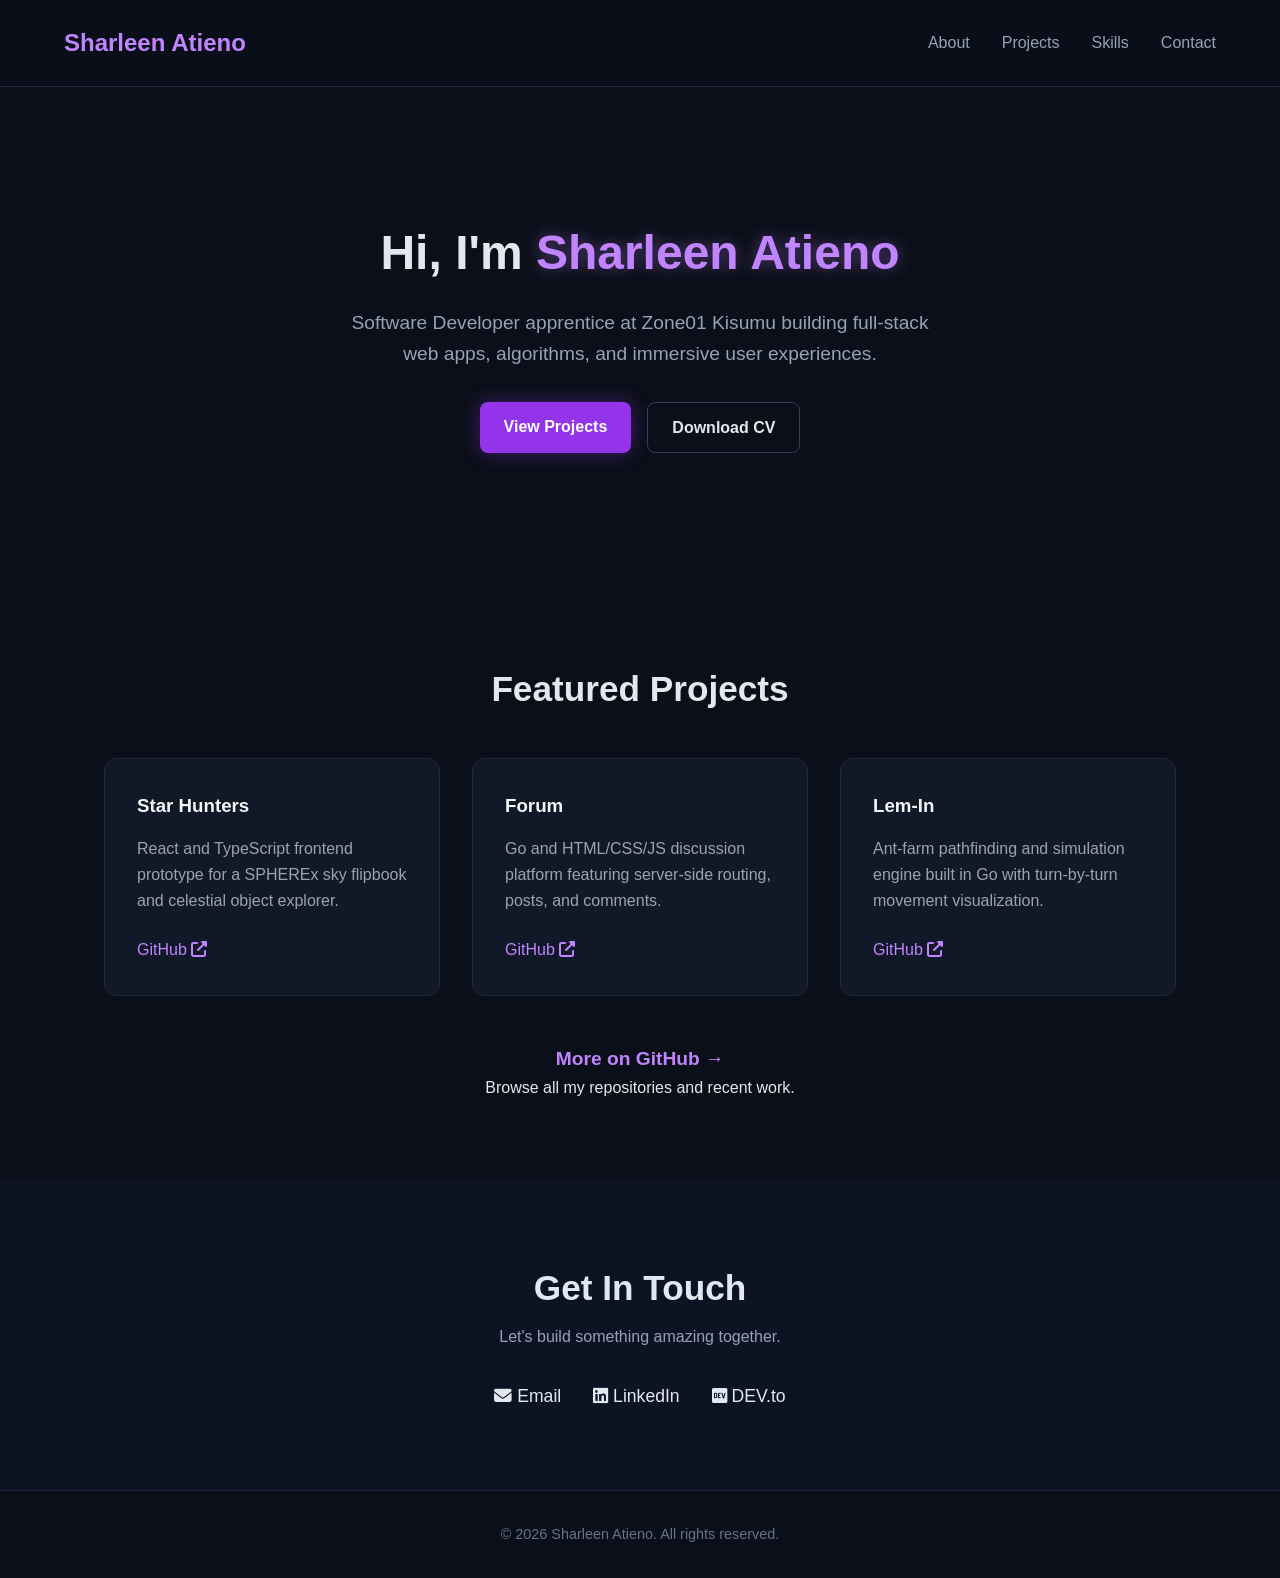
<file: index.html>
<!DOCTYPE html>
<html lang="en">
<head>
    <meta charset="UTF-8">
    <meta name="viewport" content="width=device-width, initial-scale=1.0">
    <title>Sharleen Atieno | Software Developer</title>
    <!-- CSS stylesheet linked properly -->
    <link rel="stylesheet" href="style.css">
    <!-- FontAwesome for icons -->
    <link rel="stylesheet" href="https://cdnjs.cloudflare.com/ajax/libs/font-awesome/6.4.0/css/all.min.css">
</head>
<body>
    <!-- Header / Navbar -->
    <header>
        <div class="logo">Sharleen Atieno</div>
        <nav>
            <ul>
                <li><a href="#about">About</a></li>
                <li><a href="#projects">Projects</a></li>
                <li><a href="#skills">Skills</a></li>
                <li><a href="#contact">Contact</a></li>
            </ul>
        </nav>
    </header>

    <!-- Hero Section -->
    <section class="hero">
        <div class="hero-content">
            <h1>Hi, I'm <span class="highlight">Sharleen Atieno</span></h1>
            <p>Software Developer apprentice at Zone01 Kisumu building full-stack web apps, algorithms, and immersive user experiences.</p>
            <div class="hero-buttons">
                <a href="#projects" class="btn primary">View Projects</a>
                <a href="Sharleen Atieno - Curriculum Vitae.pdf" target="_blank" class="btn secondary">Download CV</a>
            </div>
        </div>
    </section>

    <!-- Projects Section -->
    <section id="projects" class="projects">
        <h2>Featured Projects</h2>
        <div class="project-grid">
            <div class="project-card">
                <h3>Star Hunters</h3>
                <p>React and TypeScript frontend prototype for a SPHEREx sky flipbook and celestial object explorer.</p>
                <a href="https://github.com/atienosharzy-boop" target="_blank">GitHub <i class="fas fa-external-link-alt"></i></a>
            </div>
            <div class="project-card">
                <h3>Forum</h3>
                <p>Go and HTML/CSS/JS discussion platform featuring server-side routing, posts, and comments.</p>
                <a href="https://github.com/atienosharzy-boop" target="_blank">GitHub <i class="fas fa-external-link-alt"></i></a>
            </div>
            <div class="project-card">
                <h3>Lem-In</h3>
                <p>Ant-farm pathfinding and simulation engine built in Go with turn-by-turn movement visualization.</p>
                <a href="https://github.com/atienosharzy-boop" target="_blank">GitHub <i class="fas fa-external-link-alt"></i></a>
            </div>
        </div>
        <div class="more-github">
            <a href="https://github.com/atienosharzy-boop" target="_blank">More on GitHub &rarr;</a>
            <p>Browse all my repositories and recent work.</p>
        </div>
    </section>

    <!-- Contact Section -->
    <section id="contact" class="contact">
        <h2>Get In Touch</h2>
        <p>Let's build something amazing together.</p>
        <div class="contact-links">
            <a href="mailto:atienosharzy@gmail.com"><i class="fas fa-envelope"></i> Email</a>
            <a href="https://linkedin.com/in/sharleen-precious" target="_blank"><i class="fab fa-linkedin"></i> LinkedIn</a>
            <a href="https://dev.to/sharzyatieno" target="_blank"><i class="fab fa-dev"></i> DEV.to</a>
        </div>
    </section>

    <!-- Footer -->
    <footer>
        <p>&copy; 2026 Sharleen Atieno. All rights reserved.</p>
    </footer>

    <script src="script.js"></script>
</body>
</html>
</file>
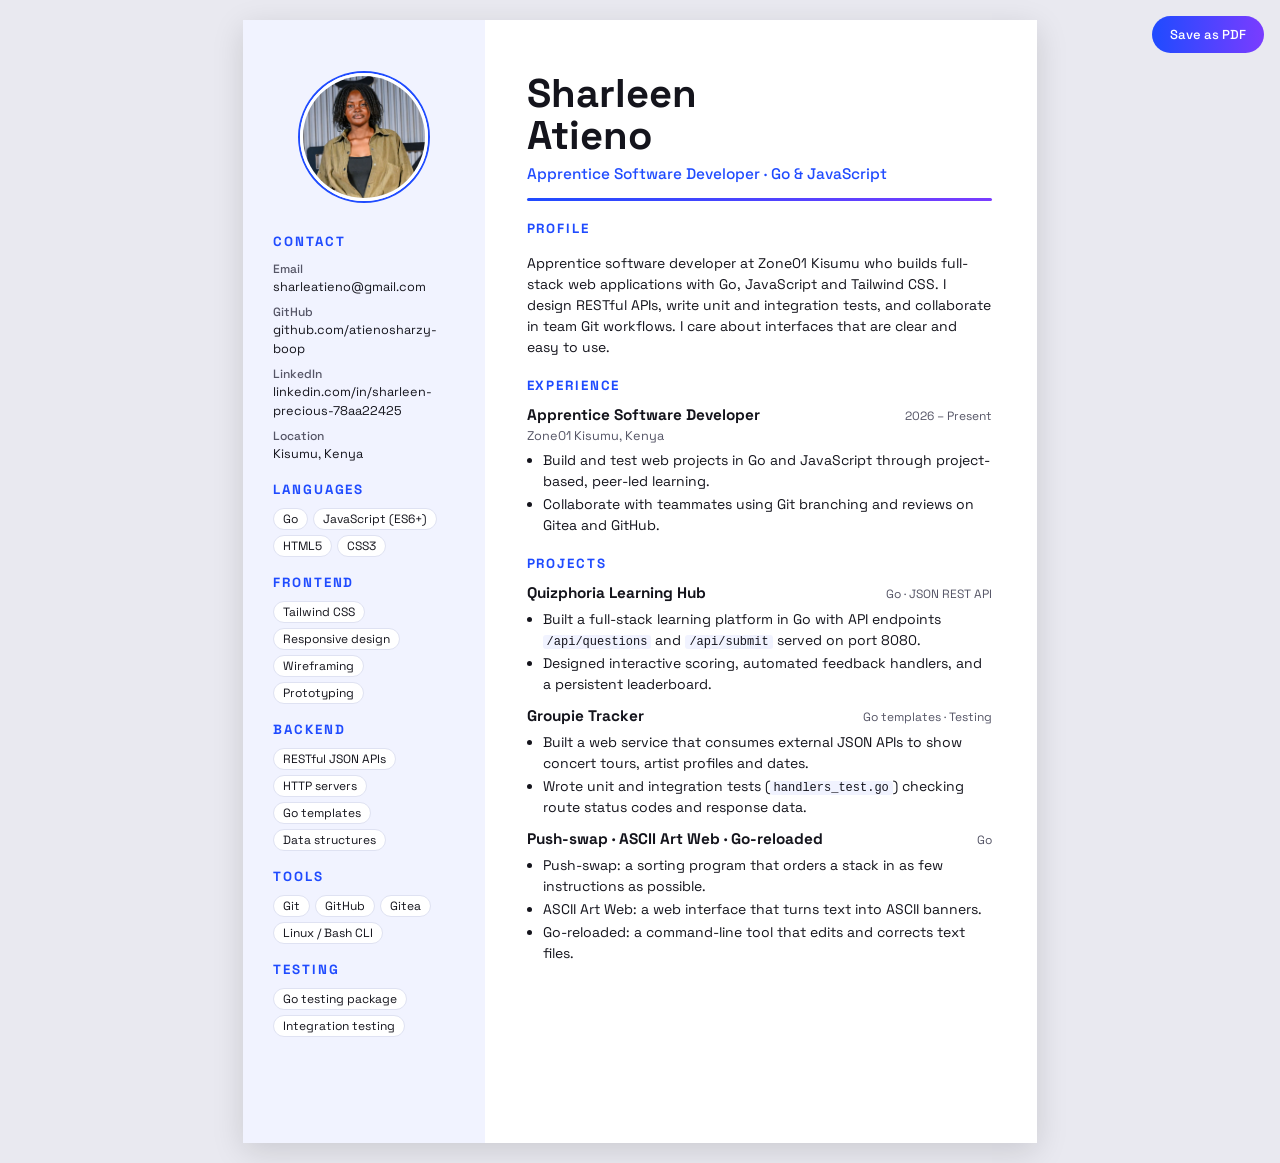
<file: cv.html>
<!DOCTYPE html>
<html lang="en">
<head>
<meta charset="utf-8">
<meta name="viewport" content="width=device-width, initial-scale=1">
<title>Sharleen Atieno - Curriculum Vitae</title>
<link href="https://fonts.googleapis.com/css2?family=Space+Grotesk:wght@300;400;500;700&display=swap" rel="stylesheet">
<style>
:root{--blue:#1f4bff;--violet:#7a3cff;--ink:#14141c;--muted:#555566;--tint:#f1f3ff;--line:#dfe2f2}
*{box-sizing:border-box}
body{margin:0;background:#e9e9f0;color:var(--ink);font-family:"Space Grotesk",system-ui,sans-serif;font-size:10.5pt;line-height:1.5;-webkit-print-color-adjust:exact;print-color-adjust:exact}
.save{position:fixed;top:16px;right:16px;padding:10px 18px;border:0;border-radius:999px;background:linear-gradient(90deg,var(--blue),var(--violet));color:#fff;font:500 13px "Space Grotesk",sans-serif;cursor:pointer}
.page{width:210mm;min-height:297mm;margin:20px auto;background:#fff;display:grid;grid-template-columns:64mm 1fr;box-shadow:0 8px 30px #0002}
aside{background:var(--tint);padding:14mm 8mm}
main{padding:14mm 12mm 12mm 11mm}
.photo{width:34mm;height:34mm;border-radius:50%;object-fit:cover;display:block;margin:0 auto 8mm;border:3px solid #fff;box-shadow:0 0 0 2px var(--blue)}
h1{font-size:30pt;line-height:1.05;margin:0;font-weight:700}
.role{color:var(--blue);font-weight:500;font-size:11.5pt;margin:6px 0 0}
.bar{height:3px;width:100%;background:linear-gradient(90deg,var(--blue),var(--violet));margin:12px 0 4px;border-radius:2px}
h2{font-size:10pt;letter-spacing:.14em;text-transform:uppercase;margin:18px 0 8px;color:var(--blue)}
aside h2{margin-top:16px}aside h2:first-of-type{margin-top:0}
aside p,aside li{font-size:9.5pt;margin:0 0 6px;word-break:break-word}
aside ul{list-style:none;padding:0;margin:0}
aside b{display:block;font-size:9pt;color:var(--muted);font-weight:500}
.tags{display:flex;flex-wrap:wrap;gap:5px}
.tags span{background:#fff;border:1px solid var(--line);border-radius:999px;padding:1px 9px;font-size:9pt}
a{color:inherit;text-decoration:none}
.job{margin-bottom:10px;break-inside:avoid}
.job h3{margin:0;font-size:11.5pt;display:flex;justify-content:space-between;gap:10px;align-items:baseline}
.job h3 small{font-size:9pt;font-weight:400;color:var(--muted);white-space:nowrap}
.job ul{margin:4px 0 0;padding-left:16px}.job li{margin-bottom:2px}
.sub{color:var(--muted);font-size:9.5pt}
code{font-family:ui-monospace,Menlo,monospace;font-size:9pt;background:var(--tint);padding:0 4px;border-radius:3px}
@page{size:A4;margin:0}
@media print{body{background:#fff}.page{margin:0;box-shadow:none}.save{display:none}}
@media(max-width:820px){.page{width:100%;grid-template-columns:1fr}}
</style>
</head>
<body>
<button class="save" onclick="window.print()">Save as PDF</button>
<div class="page">
<aside>
<img class="photo" src="dp.webp" alt="Sharleen Atieno">
<h2>Contact</h2>
<ul>
<li><b>Email</b><a target="_blank" rel="noopener" href="https://mail.google.com/mail/?view=cm&amp;to=sharleatieno@gmail.com&amp;su=Hello%20Sharleen">sharleatieno@gmail.com</a></li>
<li><b>GitHub</b><a target="_blank" rel="noopener" href="https://github.com/atienosharzy-boop">github.com/atienosharzy-boop</a></li>
<li><b>LinkedIn</b><a target="_blank" rel="noopener" href="https://linkedin.com/in/sharleen-precious-78aa22425">linkedin.com/in/sharleen-precious-78aa22425</a></li>
<li><b>Location</b>Kisumu, Kenya</li>
</ul>
<h2>Languages</h2>
<div class="tags"><span>Go</span><span>JavaScript (ES6+)</span><span>HTML5</span><span>CSS3</span></div>
<h2>Frontend</h2>
<div class="tags"><span>Tailwind CSS</span><span>Responsive design</span><span>Wireframing</span><span>Prototyping</span></div>
<h2>Backend</h2>
<div class="tags"><span>RESTful JSON APIs</span><span>HTTP servers</span><span>Go templates</span><span>Data structures</span></div>
<h2>Tools</h2>
<div class="tags"><span>Git</span><span>GitHub</span><span>Gitea</span><span>Linux / Bash CLI</span></div>
<h2>Testing</h2>
<div class="tags"><span>Go testing package</span><span>Integration testing</span></div>
</aside>

<main>
<h1>Sharleen<br>Atieno</h1>
<p class="role">Apprentice Software Developer · Go &amp; JavaScript</p>
<div class="bar"></div>

<h2>Profile</h2>
<p>Apprentice software developer at Zone01 Kisumu who builds full-stack web applications with Go, JavaScript and Tailwind CSS. I design RESTful APIs, write unit and integration tests, and collaborate in team Git workflows. I care about interfaces that are clear and easy to use.</p>

<h2>Experience</h2>
<div class="job">
<h3>Apprentice Software Developer <small>2026 – Present</small></h3>
<div class="sub">Zone01 Kisumu, Kenya</div>
<ul>
<li>Build and test web projects in Go and JavaScript through project-based, peer-led learning.</li>
<li>Collaborate with teammates using Git branching and reviews on Gitea and GitHub.</li>
</ul>
</div>

<h2>Projects</h2>
<div class="job">
<h3>Quizphoria Learning Hub <small>Go · JSON REST API</small></h3>
<ul>
<li>Built a full-stack learning platform in Go with API endpoints <code>/api/questions</code> and <code>/api/submit</code> served on port 8080.</li>
<li>Designed interactive scoring, automated feedback handlers, and a persistent leaderboard.</li>
</ul>
</div>
<div class="job">
<h3>Groupie Tracker <small>Go templates · Testing</small></h3>
<ul>
<li>Built a web service that consumes external JSON APIs to show concert tours, artist profiles and dates.</li>
<li>Wrote unit and integration tests (<code>handlers_test.go</code>) checking route status codes and response data.</li>
</ul>
</div>
<div class="job">
<h3>Push-swap · ASCII Art Web · Go-reloaded <small>Go</small></h3>
<ul>
<li>Push-swap: a sorting program that orders a stack in as few instructions as possible.</li>
<li>ASCII Art Web: a web interface that turns text into ASCII banners.</li>
<li>Go-reloaded: a command-line tool that edits and corrects text files.</li>
</ul>
</div>
</main>
</div>
</body>
</html>
</file>
<file: style.css>
/* Reset & Base Styles */
* {
    margin: 0;
    padding: 0;
    box-sizing: border-box;
}

body {
    background-color: #0b0f19;
    color: #e2e8f0;
    font-family: 'Segoe UI', Tahoma, Geneva, Verdana, sans-serif;
    line-height: 1.6;
}

/* Header / Navbar */
header {
    display: flex;
    justify-content: space-between;
    align-items: center;
    padding: 1.5rem 5%;
    background-color: rgba(11, 15, 25, 0.9);
    position: sticky;
    top: 0;
    z-index: 100;
    border-bottom: 1px solid #1e293b;
}

.logo {
    font-size: 1.5rem;
    font-weight: bold;
    color: #c084fc;
}

nav ul {
    display: flex;
    list-style: none;
    gap: 2rem;
}

nav ul li a {
    color: #94a3b8;
    text-decoration: none;
    transition: color 0.3s ease;
}

nav ul li a:hover {
    color: #c084fc;
}

/* Hero Section */
.hero {
    display: flex;
    align-items: center;
    justify-content: center;
    padding: 8rem 5%;
    text-align: center;
}

.hero-content h1 {
    font-size: 3rem;
    margin-bottom: 1rem;
}

.highlight {
    color: #c084fc;
    text-shadow: 0 0 15px rgba(192, 132, 252, 0.4);
}

.hero-content p {
    font-size: 1.2rem;
    color: #94a3b8;
    max-width: 600px;
    margin: 0 auto 2rem auto;
}

.hero-buttons {
    display: flex;
    gap: 1rem;
    justify-content: center;
}

.btn {
    padding: 0.75rem 1.5rem;
    border-radius: 8px;
    text-decoration: none;
    font-weight: bold;
    transition: all 0.3s ease;
}

.btn.primary {
    background-color: #9333ea;
    color: #ffffff;
    box-shadow: 0 0 20px rgba(147, 51, 234, 0.4);
}

.btn.primary:hover {
    background-color: #a855f7;
}

.btn.secondary {
    background-color: transparent;
    color: #e2e8f0;
    border: 1px solid #334155;
}

.btn.secondary:hover {
    border-color: #9333ea;
}

/* Projects Section */
.projects {
    padding: 5rem 5%;
    max-width: 1200px;
    margin: 0 auto;
}

.projects h2 {
    font-size: 2.2rem;
    margin-bottom: 2.5rem;
    text-align: center;
}

.project-grid {
    display: grid;
    grid-template-columns: repeat(auto-fit, minmax(300px, 1fr));
    gap: 2rem;
    margin-bottom: 3rem;
}

.project-card {
    background-color: #111827;
    border: 1px solid #1f2937;
    padding: 2rem;
    border-radius: 12px;
    transition: transform 0.3s ease, border-color 0.3s ease;
}

.project-card:hover {
    transform: translateY(-5px);
    border-color: #9333ea;
}

.project-card h3 {
    margin-bottom: 1rem;
    color: #f3f4f6;
}

.project-card p {
    color: #9ca3af;
    margin-bottom: 1.5rem;
}

.project-card a {
    color: #c084fc;
    text-decoration: none;
    font-weight: 500;
}

.more-github {
    text-align: center;
}

.more-github a {
    font-size: 1.2rem;
    color: #c084fc;
    text-decoration: none;
    font-weight: bold;
}

/* Contact Section */
.contact {
    padding: 5rem 5%;
    text-align: center;
    background-color: #0d1322;
}

.contact h2 {
    font-size: 2.2rem;
    margin-bottom: 0.5rem;
}

.contact p {
    color: #94a3b8;
    margin-bottom: 2rem;
}

.contact-links {
    display: flex;
    justify-content: center;
    gap: 2rem;
}

.contact-links a {
    color: #e2e8f0;
    text-decoration: none;
    font-size: 1.1rem;
    transition: color 0.3s ease;
}

.contact-links a:hover {
    color: #c084fc;
}

/* Footer */
footer {
    text-align: center;
    padding: 2rem;
    border-top: 1px solid #1e293b;
    color: #64748b;
    font-size: 0.9rem;
}
</file>
